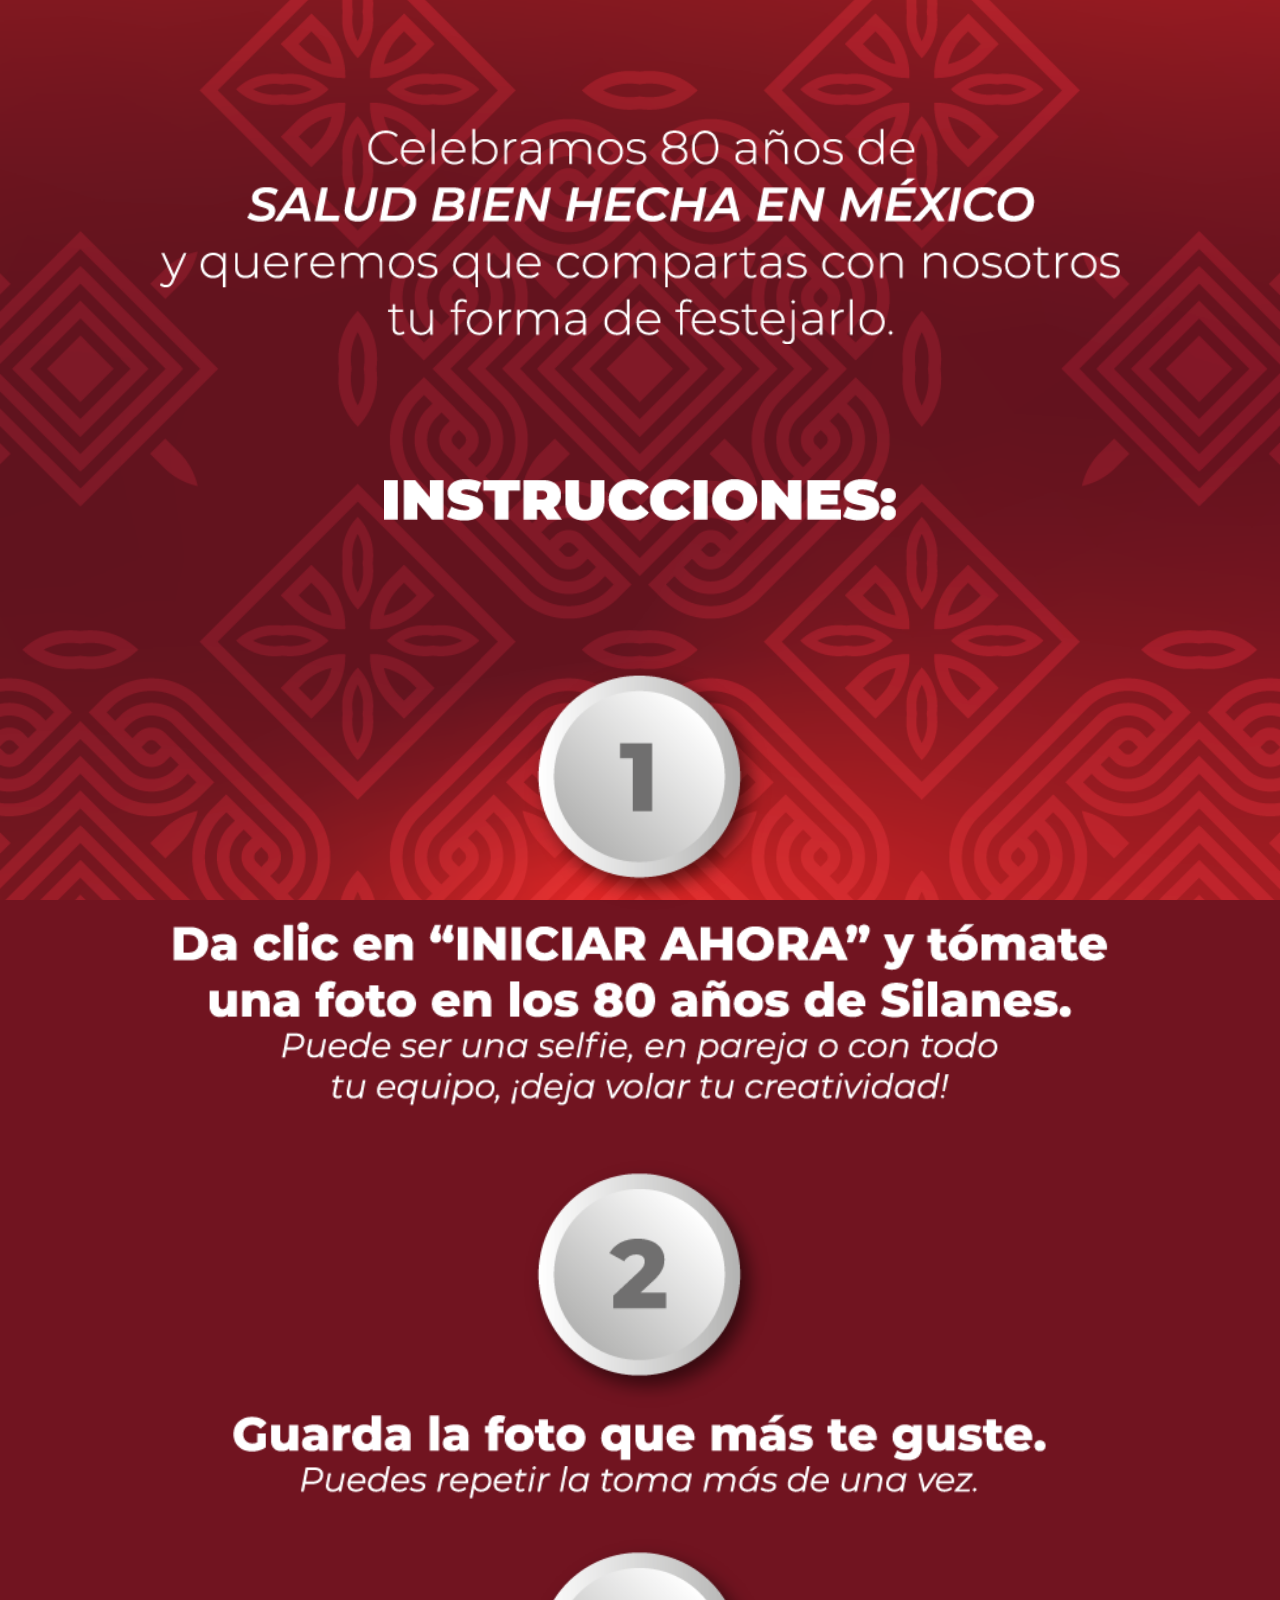
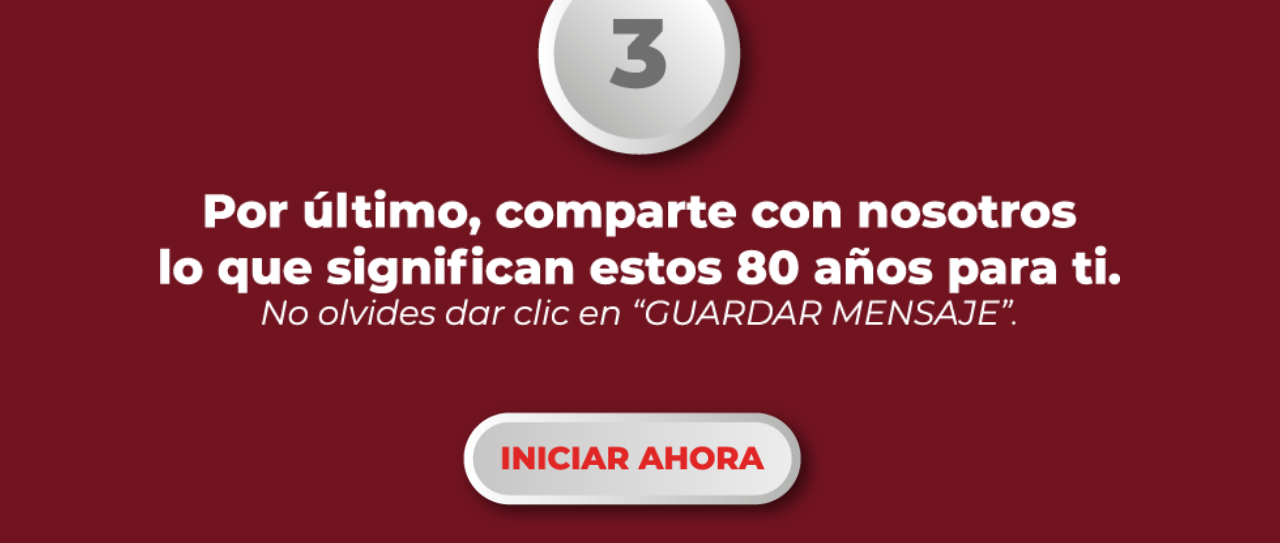
<file: index.html>
<!DOCTYPE html>
<html lang="en">
<head>
    <meta charset="UTF-8">
    <meta name="viewport" content="width=device-width, initial-scale=1.0">
    <title>Silanes 80 aniversario</title>
    <link rel="stylesheet" href="css/style.css">
</head>
<body>
    <div id="background" class="background">
        <div class="center">
            <img src="img/6.png" alt="" srcset="" class="image">
            <img src="img/2.png" alt="" srcset="" class="image2">
            <img src="img/3.png" alt="" srcset="" class="image">
            <a href="tomaFoto.html">
                <img src="img/1.png" alt="" srcset="" class="image3">
            </a>
        </div>
    </div>
</body>
</html>
</file>
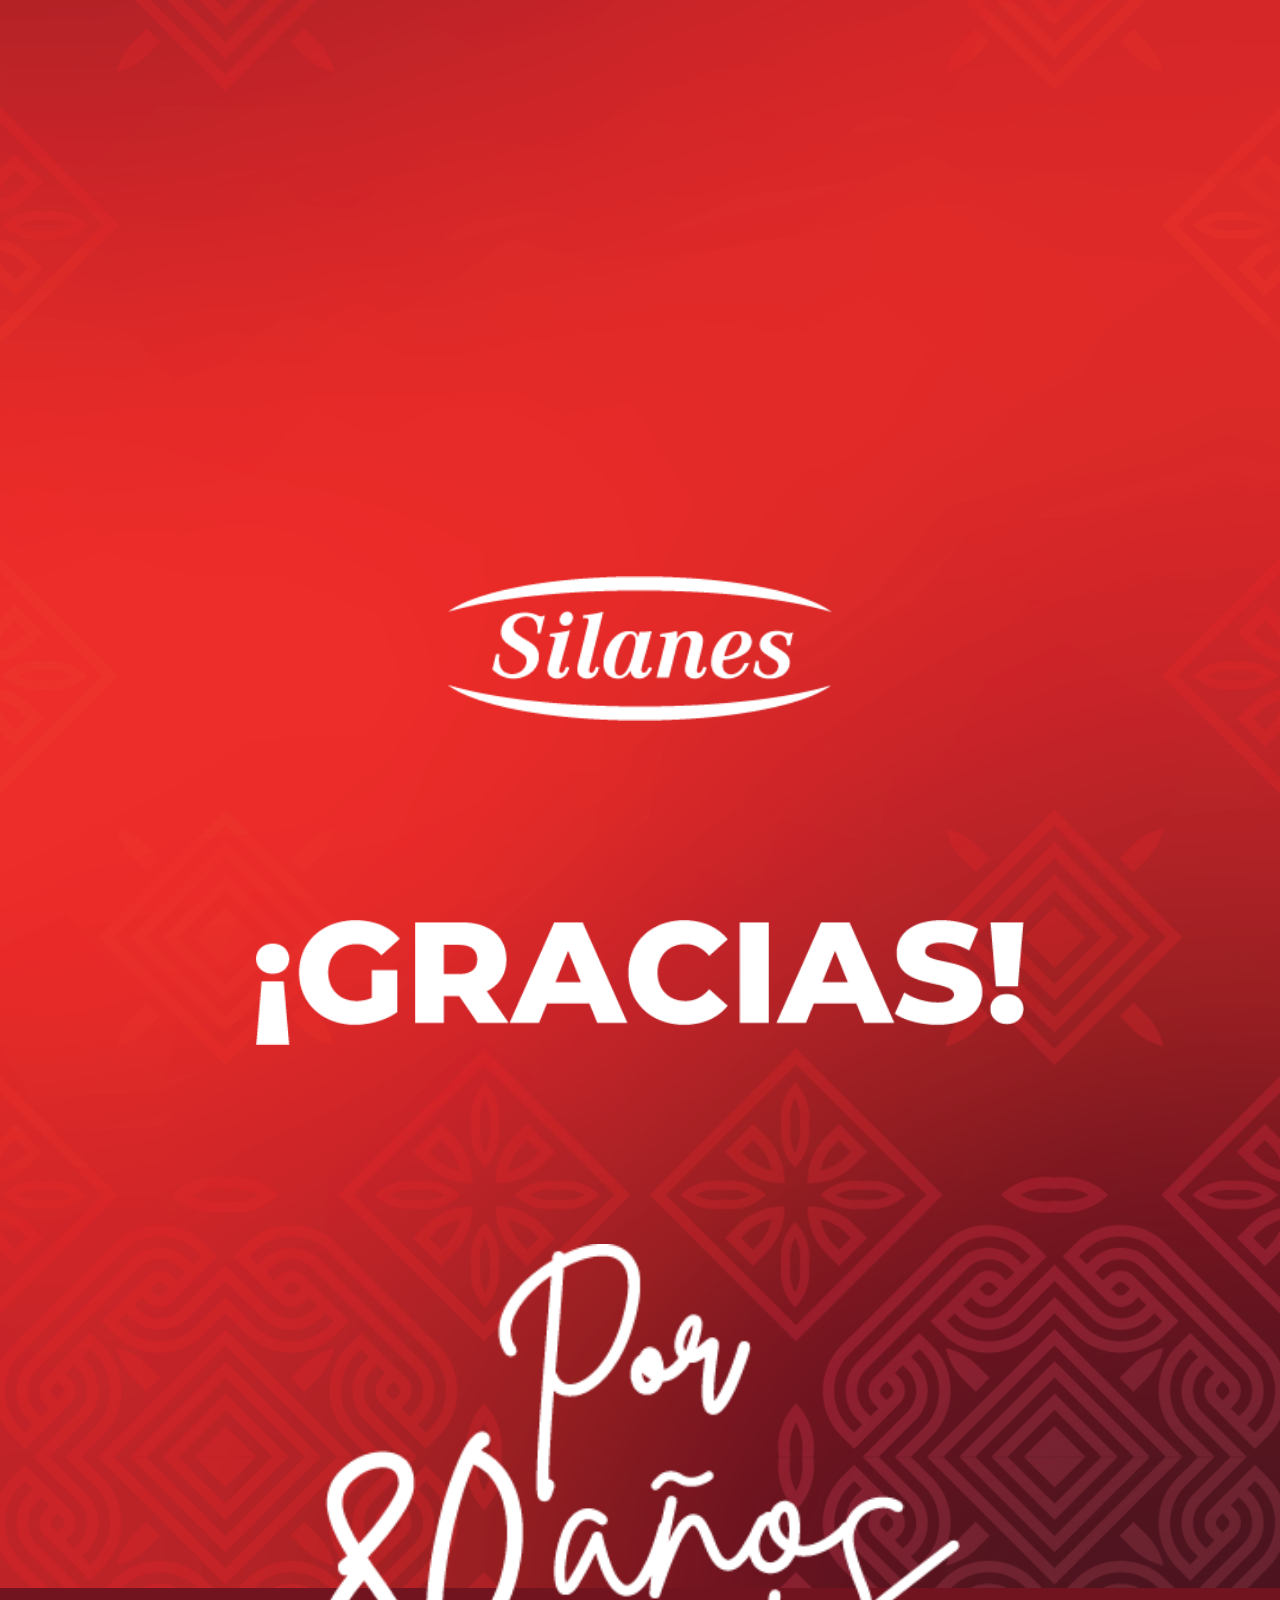
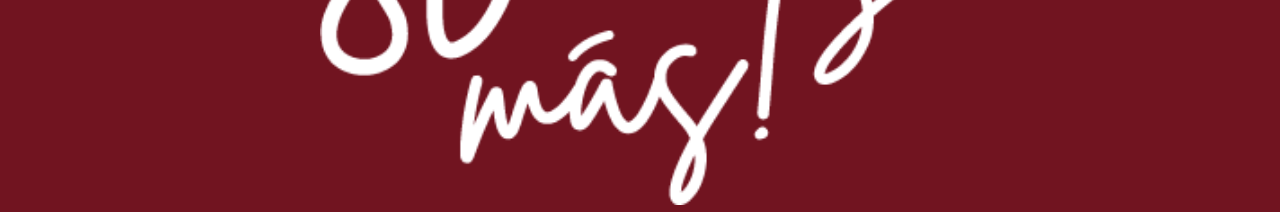
<file: gracias.html>
<!DOCTYPE html>
<html lang="en">
<head>
    <meta charset="UTF-8">
    <meta name="viewport" content="width=device-width, initial-scale=1.0">
    <title>Silanes 80 aniversario</title>
    <link rel="stylesheet" href="css/style3.css">
</head>
<body class="background">
    <div class="center">
        <img src="img/9.png" alt="" srcset="" class="img1"><br>
        <img src="img/14.png" alt="" srcset="" class="img2"><br>
        <img src="img/15.png" alt="" srcset="" class="img3"><br>
    </div>
</body>
</html>
</file>
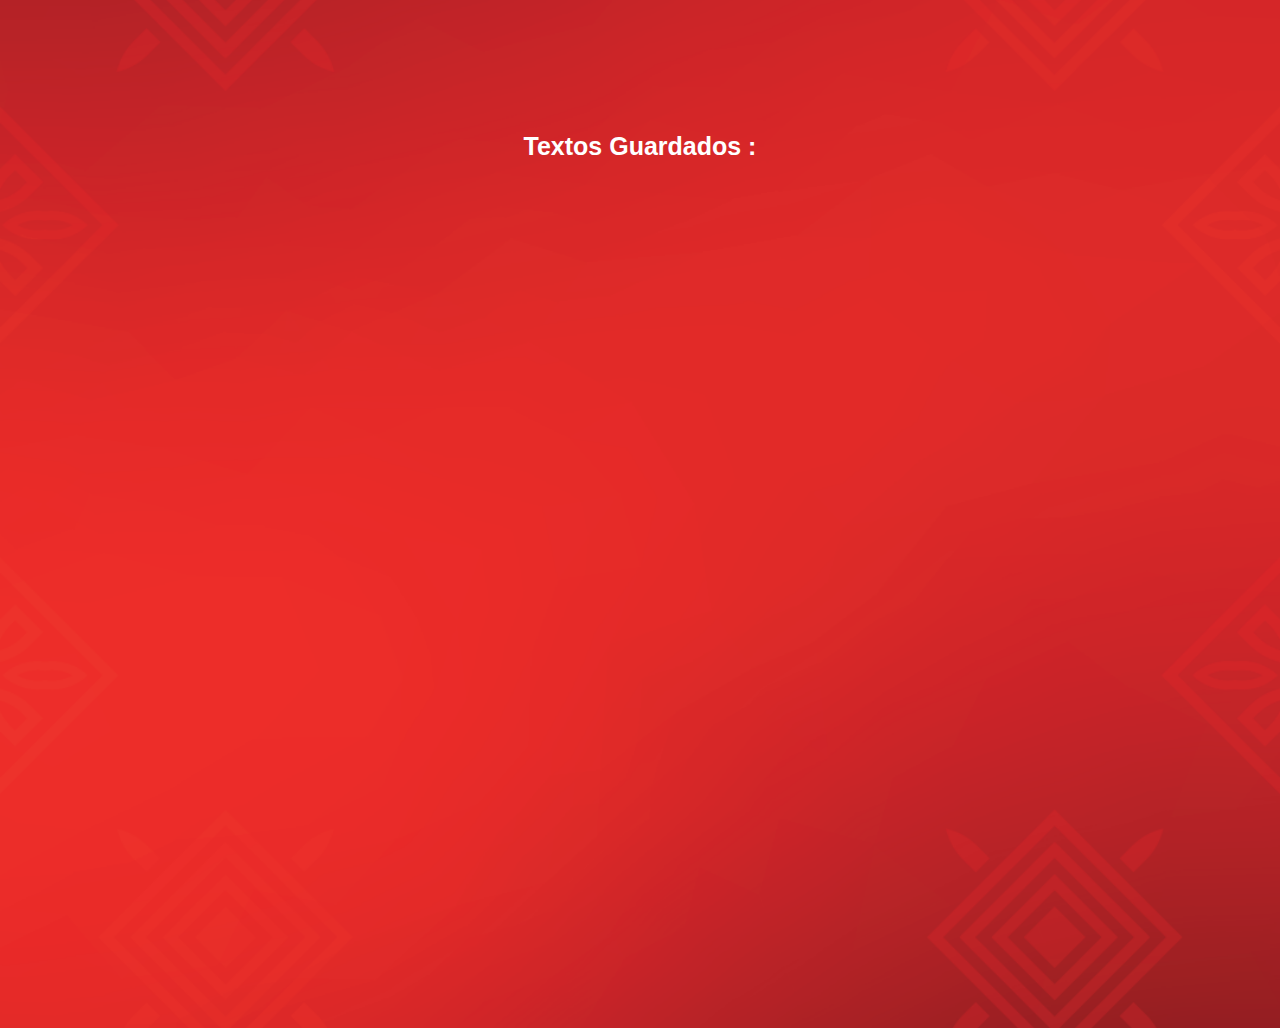
<file: reporte.html>
<!DOCTYPE html>
<html lang="en">
<head>
    <meta charset="UTF-8">
    <meta name="viewport" content="width=device-width, initial-scale=1.0">
    <title>Silanes 80 aniversario</title>
    <link rel="stylesheet" href="css/style3.css">
</head>
<body class="background" onload="cargaDatos()">
    <div class="center" id="center">
        <h1 id="total">Textos Guardados : </h1>
        <ul id="list"></ul>
    </div>
    <script>
        async function cargaDatos(){
            fetch(`https://mosaico.app:4000/silanes/dameTextos`).then(r => r.json()).then(data => {
                //Your logic, in my case I get JSON from server
                if(data.statusCode == 200){
                        let resul  = data.message
                        let dirPhoto = "silanes"
                        let extensionFile = ".jpg"
                        
                        let lu = document.getElementById('list')
                        resul.forEach(element => {
                            let link = document.createElement('a')
                            link.href = `https://mosaico.app:4000/file?path=${dirPhoto}/${element.url}` 
                            
                            let li = document.createElement('li')
                            li.innerHTML = element.texto
                            
                            link.appendChild(li)
                            lu.appendChild(link)
                        });
                        document.getElementById('total').innerHTML = `Textos Guardados : ${resul.length}`
                        
                    }else{                        
                        resul.statusCode = data.statusCode
                        resul.message = data.message
                    }
            });
        }

    </script>
</body>
</html>
</file>
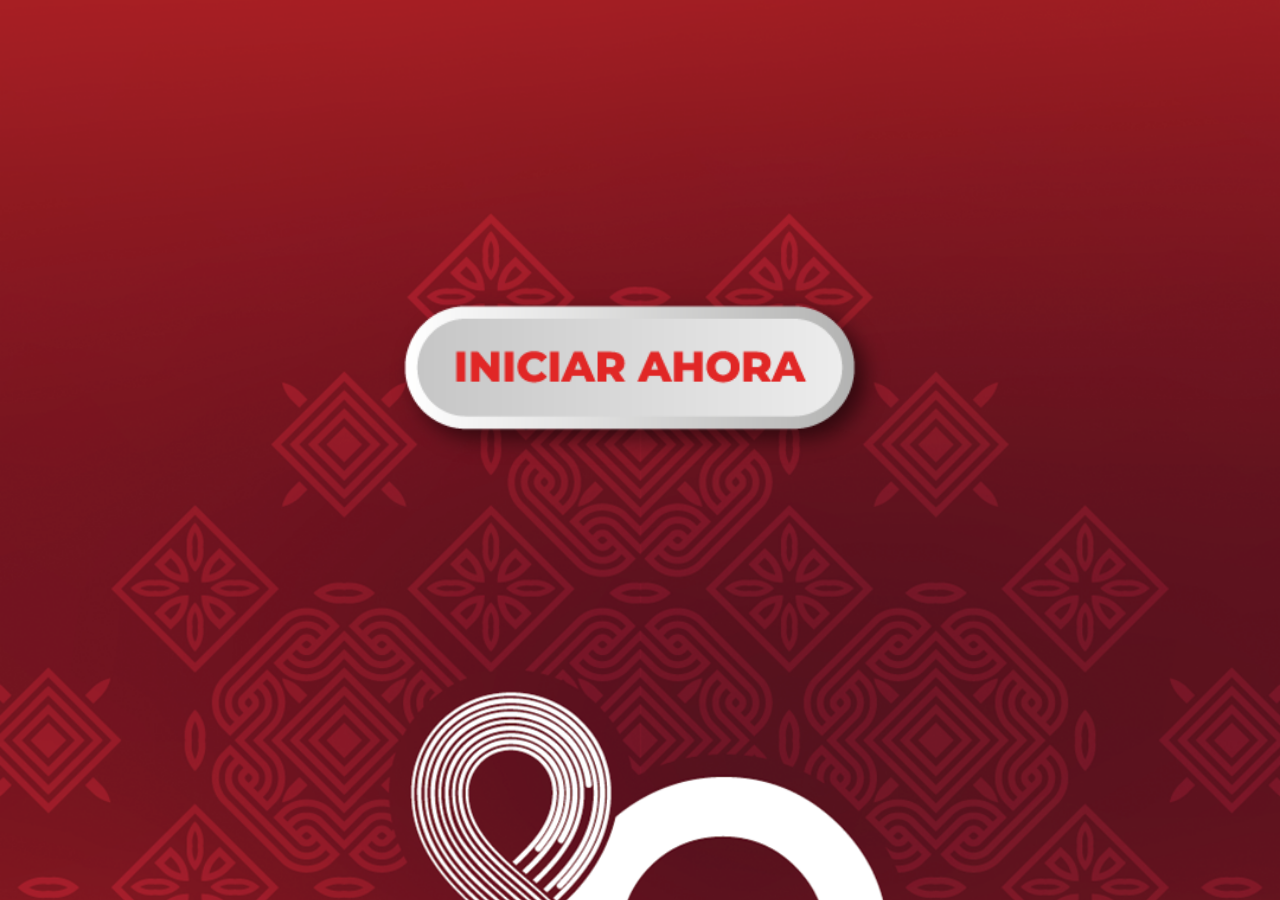
<file: tomaFoto.html>
<!DOCTYPE html>
<html lang="en">
<head>
    <meta charset="UTF-8">
    <meta name="viewport" content="width=device-width, initial-scale=1.0">
    <title>Silanes 80 aniversario</title>
    <link rel="stylesheet" href="css/style2.css">
</head>
<body class="background">
    <div id="padre">
        <div id="camara">
            <video autoplay id="video" class="camaraSelfie"></video>
            <!-- <canvas id="canvas" class="camaraSelfie hidden"></canvas> -->
        </div>
        <div class="center" id="center">
            <img src="img/1.png" alt="" srcset="" class="image2 show" onclick="abreCamara()" id="abreCamara">
            <!-- <img src="img/btn1.png" alt="" srcset="" class="image2 hidden" onclick="tomaFoto()" id="tomaFoto">
            <img src="img/btn2.png" alt="" srcset="" class="image2 hidden" onclick="tomaFoto()" id="repiteFoto">
            <img src="img/btn3.png" alt="" srcset="" class="image2 hidden" onclick="guardarFoto()" id="guardaFoto"> -->
        </div>
    </div>
    <script >

        let modoBoton = 'paso1'
        let camaraAbierta = false;
        let stream = null;
    
        async function abreCamara(){
            const supported = navigator.mediaDevices.getSupportedConstraints();
            if(!camaraAbierta){
                camaraAbierta = true;
                let constraints
                if(window.location.hostname == "localhost"){
                    constraints= {
                    video: {
                        width: {
                            min: 480,
                            ideal: 1080,
                            max: 1080,
                        },
                        height: {
                            min: 480,
                            ideal:  1080,
                            max: 1080,
                        },
                        facingMode: 'user'
                        , video: true
                        },
                    }
                }else if(window.innerHeight > window.innerWidth){
                    constraints = {
                    video: {
                        width: {
                            min: 480,
                            ideal: 1080,
                            max: 1080,
                        },
                        height: {
                            min: 480,
                            ideal:  1080,
                            max: 1080,
                        },
                        facingMode: 'user'
                        , video: true
                     },
                    }
                }else{
                    constraints = {
                    video: {
                        width: {
                            min: 480,
                            ideal: 1080,
                            max: 1080,
                        },
                        height: {
                            min: 480,
                            ideal:  1080,
                            max: 1080,
                        },
                        facingMode: 'user'
                        , video: true
                    },
                }
                }
    
                //TOMA DE FOTOGRAFÍA VERSION 1 DECAPRITADED
                /*
                if ('mediaDevices' in navigator && 'getUserMedia' in navigator.mediaDevices) {
                navigator.mediaDevices.getUserMedia({video: true})
                
                try{
                    const videoStream = await navigator.mediaDevices.getUserMedia(constraints)
                    const video = document.querySelector('#video')
                    video.srcObject = videoStream
                }catch(error){
                    console.error("Error : " + error)
                }
            }
            */
            //fin
            // alert("Objeto : " + navigator.mediaDevices)
            try{
            if (!navigator.mediaDevices && !navigator.mediaDevices.getUserMedia) {
                 navigator.userMedia = navigator.mozGetUserMedia || navigator.getUserMedia
                if (!navigator.userMedia) {
                    alert("Please Update or Use Different Browser");
                return
                }
                navigator.userMedia(constraints, (stream) => showCam(stream), (err) => showErr(err))
                return
            }
    
                navigator.mediaDevices.getUserMedia(constraints)
                    .then((stream) => showCam(stream))
                    .catch((err) => showErr(err))
    
                }catch(error){
                    alert("Error mensaje: " + error);
                }
            }else{
                tomaFoto()
            }
        }
    

        function showCamOLD(stream) {
        let video = document.querySelector("#video");
        video.setAttribute("playsinline", true);
        video.srcObject = stream;
        // video.height = video.scrollWidth * 1.33
        video.scrollWidth = video.scrollHeight
        
        let btn1 = document.querySelector("#abreCamara");
        btn1.classList.replace("show", "hidden");

        let btn2 = document.querySelector("#tomaFoto");
        btn2.classList.replace("hidden", "show");

        let btn3 = document.querySelector("#repiteFoto");
        btn3.classList.replace("show", "hidden");

        let btn4 = document.querySelector("#guardaFoto");
        btn4.classList.replace("show", "hidden");
    }
        
        function showCam(streamLive) {
            stream = streamLive;
            // let video = document.createElement("video");
            // video.className = "camaraSelfie"
            // video.setAttribute("autoplay", true);
            // video.setAttribute("playsinline", true);
            // video.srcObject = stream;
            // document.getElementById("camara").appendChild(video);
            // video.height = video.scrollWidth * 1.33
            //video.scrollWidth = video.scrollHeight

            let video = document.querySelector("#video");
            video.setAttribute("playsinline", true);
            video.srcObject = stream;
            // video.height = video.scrollWidth * 1.33
            video.scrollWidth = video.scrollHeight


            let btn1 = document.querySelector("#abreCamara");
            document.getElementById("center").removeChild(btn1);

            let btn2 = document.createElement("img");
            btn2.id = "tomaFoto";
            btn2.src = "img/btn1.png";
            btn2.onclick = function(){tomaFoto()};
            btn2.className = "image2";
            document.getElementById("center").appendChild(btn2);
        }
    
        function showErr(err) {
            let message = err.name === "NotFoundError" ? "Please Attach Camera" :
            err.name === "NotAllowedError" ? "Please Grant Permission to Access Camera" : err
            alert(message)
        }
    
        async function tomaFoto(){
            if(modoBoton == 'paso1'){
                /*
                const canvas = document.querySelector('#canvas')
                */

                let canvas = document.createElement("canvas");
                canvas.className = "camaraSelfie";
                canvas.id = "canvas";

                const video = document.querySelector('#video')
                canvas.width = video.videoWidth
                canvas.height = video.videoHeight
                canvas.getContext('2d').drawImage(video, 0, 0)
                // canvas.className  ="camaraSelfie"
                constraints= {
                        video: {
                            width: {
                                min: 480,
                                ideal: 1080,
                                max: 1080,
                            },
                            height: {
                                min: 480,
                                ideal: 1080,
                                max: 1080,
                            },
                            facingMode: 'user'
                            },
                        }
                    // const videoStream = await navigator.mediaDevices.getUserMedia(constraints)
                    // videoStream.getTracks().forEach((track) => {
                    //     track.stop()
                    // })
                    // video.className = "camaraSelfie ocultoCanvas"
                    document.getElementById("camara").removeChild(video);
                    document.getElementById("camara").appendChild(canvas);
                    modoBoton = 'paso2'

                    let btn1 = document.createElement("img");
                    btn1.src = "img/btn2.png";
                    btn1.onclick = function(){tomaFoto()};
                    btn1.className = "image2";
                    btn1.id = "repiteFoto";
                    document.getElementById("center").appendChild(btn1);

                    let btn2 = document.createElement("img");
                    btn2.src = "img/btn3.png";
                    btn2.onclick = function(){guardarFoto()};
                    btn2.className = "image2";
                    btn2.id = "guardaFoto";
                    document.getElementById("center").appendChild(btn2);

                    document.getElementById("center").removeChild(document.getElementById("tomaFoto"));

                    // let btn1 = document.querySelector("#abreCamara");
                    // btn1.classList.replace("show", "hidden");

                    // let btn2 = document.querySelector("#tomaFoto");
                    // btn2.classList.replace("show", "hidden");

                    // let btn3 = document.querySelector("#repiteFoto");
                    // btn3.classList.replace("hidden", "show");

                    // let btn4 = document.querySelector("#guardaFoto");
                    // btn4.classList.replace("hidden", "show");
            }else{
                const canvas = document.querySelector('#canvas')
                // const video = document.querySelector('#video')

                let video = document.createElement("video");
                video.setAttribute("autoplay", true);
                video.setAttribute("playsinline", true);
                video.srcObject = stream;
                video.id = "video";
                document.getElementById("camara").appendChild(video);
                video.className = "camaraSelfie"

                document.getElementById("camara").removeChild(canvas);
                document.getElementById("camara").appendChild(video);

                let btn0 = document.querySelector("#repiteFoto");
                document.getElementById("center").removeChild(btn0);

                let btn1 = document.querySelector("#guardaFoto");
                document.getElementById("center").removeChild(btn1);

                let btn2 = document.createElement("img");
                btn2.id = "tomaFoto";
                btn2.src = "img/btn1.png";
                btn2.onclick = function(){tomaFoto()};
                btn2.className = "image2";
                document.getElementById("center").appendChild(btn2);

                // canvas.className = "camaraSelfie ocultoCanvas"
                // video.className = "camaraSelfie visibleCanvas"
                //cargaResultados()
                modoBoton = 'paso1'
            }
                

            
        }
    
        async function guardarFoto(){
            if(modoBoton == 'paso1'){
                modoBoton = 'paso2'
            }else{
                modoBoton = 'paso1'
                // console.log("Hacemos upLoad de foto y vamos a registro Exitoso ")
                let respuesta
                let text
                do{
                    respuesta = prompt("Comparte con nosostros lo que significan estos 80 años para ti (mensaje no puede estar vacio o demasiado corto)", "");
                    text;
                    if (respuesta == null || respuesta == "" || respuesta.length < 9 ) {
                        text = "";
                    } else {
                        text = respuesta;
                    }
                }while(text == "")
                
                const canvas = document.querySelector('#canvas')
                let img = await canvas.toBlob(function(blob){
                    //////////////
                    const formData = new FormData();
                    let resul = {
                        error : true,
                        message: "",
                        statusCode: 0
                    }
                    let nombreFoto = Date.now()
    
                    formData.append(nombreFoto, blob, nombreFoto + '.jpg');
    
                    const options = {
                        method: 'POST',
                        body: formData
                    };

                    text = encodeURI(text)
    
                    fetch(`https://mosaico.app:4000/silanes/uploadSelfie?texto=`+text, options).then(r => r.json()).then(data => {
                            //Your logic, in my case I get JSON from server
                            if(data.statusCode == 200){
                                    resul.error = false
                                    resul.statusCode = data.statusCode
                                    resul.message = data.message
                                    abrePhotobooth()
                             }else{                        
                                resul.statusCode = data.statusCode
                                resul.message = data.message
                                }
                    });
                },'image/jpeg', 0.95)            
            }
        }
    
        function abrePhotobooth(){
                muestraLoading()
                setTimeout(() => {
                    window.location.href = 'gracias.html'
                }, 10000);
            }
    
            function muestraLoading(){
                let divNuevo = document.createElement("div")
                // divNuevo.style.width = document.getElementById("camara").style.width 
                // divNuevo.style.height = document.getElementById("camara").style.height
                // divNuevo.style.width = "100vw"
                // divNuevo.style.height = "100vh"

                // divNuevo.style.opacity= 0.7;
                // divNuevo.style.position = "absolute";
                // divNuevo.style.top = "0px";
                divNuevo.className = "loadingBox"
    
                let loadingNuevo = document.createElement("img")
                loadingNuevo.src = "img/loading.gif"
                loadingNuevo.className = "loadingAnimation"

                // loadingNuevo.style.width = document.getElementById("camara").width
                divNuevo.appendChild(loadingNuevo)
                document.getElementById("padre").appendChild(divNuevo)
                console.log("Muestra loading")  
            }
    
    </script>
</body>
</html>
</file>
<file: css/style.css>
body{
    font-family: 'Roboto', sans-serif;
    font-size: 16px;
    line-height: 1.5;
    color: #333;
    background-color: #711420;
    margin: 0px;
    padding: 0px;
    border: 0px;
}

.background{
    background-image: url(../img/5.png);
    background-size: cover;
    background-position: center;
    background-repeat: no-repeat;
    background-attachment: fixed;
    height: 100vh;
    width: 100%;
    position: relative;
    z-index: 0;
}

.center{
    display: block;
    text-align: center;
    margin-left: auto;
    margin-right: auto;
}

.image{
    width: 75%;
    margin-top: 10%;
}

.image2{
    width: 40%;
    margin-top: 10%;
}

.image3{
    width: 30%;
    margin-top: 5%;
}
</file>
<file: css/style3.css>
body{
    font-family: 'Roboto', sans-serif;
    font-size: 16px;
    line-height: 1.5;
    color: #333;
    background-color: #711420;
    margin: 0px;
    padding: 0px;
    border: 0px;
}

.background{
    background-image: url(../img/13.png);
    background-size: cover;
    background-position: center;
    background-repeat: no-repeat;
    background-attachment: fixed;
    height: 100vh;
    width: 100%;
    position: relative;
    z-index: 0;
    margin: 0px;
    padding: 0px;
    border: 0px;
}

.center{
    text-align: center;
}

.img1{
    width: 30%;
    margin-top: 45%;
}

.img2{
    width: 60%;
    margin-top: 15%;
}

.img3{
    width: 50%;
    margin-top: 15%;
}

li{
    list-style: decimal;
    color: white;
    font-size: 20px;
    text-align: left;
}

h1{
    font-size: 25px;
    color: white;
    margin-top: 10%;
    font-weight: 900;
}

a{
    color: white;
}
</file>
<file: css/style2.css>
body{
    font-family: 'Roboto', sans-serif;
    font-size: 16px;
    line-height: 1.5;
    color: #333;
    background-color: #711420;
    margin: 0px;
    padding: 0px;
    border: 0px;
}

.background{
    background-image: url(../img/12.png);
    background-size: cover;
    background-position: center;
    background-repeat: no-repeat;
    background-attachment: fixed;
    height: 100vh;
    width: 100%;
    position: relative;
    z-index: 0;
    margin: 0px;
    padding: 0px;
    border: 0px;
}

.center{
    text-align: center;
    margin-left: auto;
    margin-right: auto;
}

.image{
    width: 75%;
}

.image2{
    width: 40%;
}

.image3{
    width: 30%;
}
/* 
.camara{
    height: 45%;
} */

.hidden{
    opacity: 0.0;
}

.show{
    opacity: 1.0;
}


.camaraSelfie{
	border: 5px;
	border-radius: 10px;
	border-color: #000000;
	width: 100%;
    /* height: 50vh; */
    margin-top: 5%;
    margin-bottom: 5%;
    height: auto;
}

.ocultoCanvas{
    display: none;
}

.visibleCanvas{
	display: block;
}
.loadingBox {
    background:black;
    opacity: 0.7;
    position:absolute;
    top:0px;
    right:0px;
    bottom:0px;
    left:0px;
    width: 100vw;
    height: 100vh;
  }

  .loadingAnimation {
    position: absolute;
    width: 2%;
    /* height: 20%; */
    width: 60%;
    top: 20%;
    left: 20%;
  }
</file>
